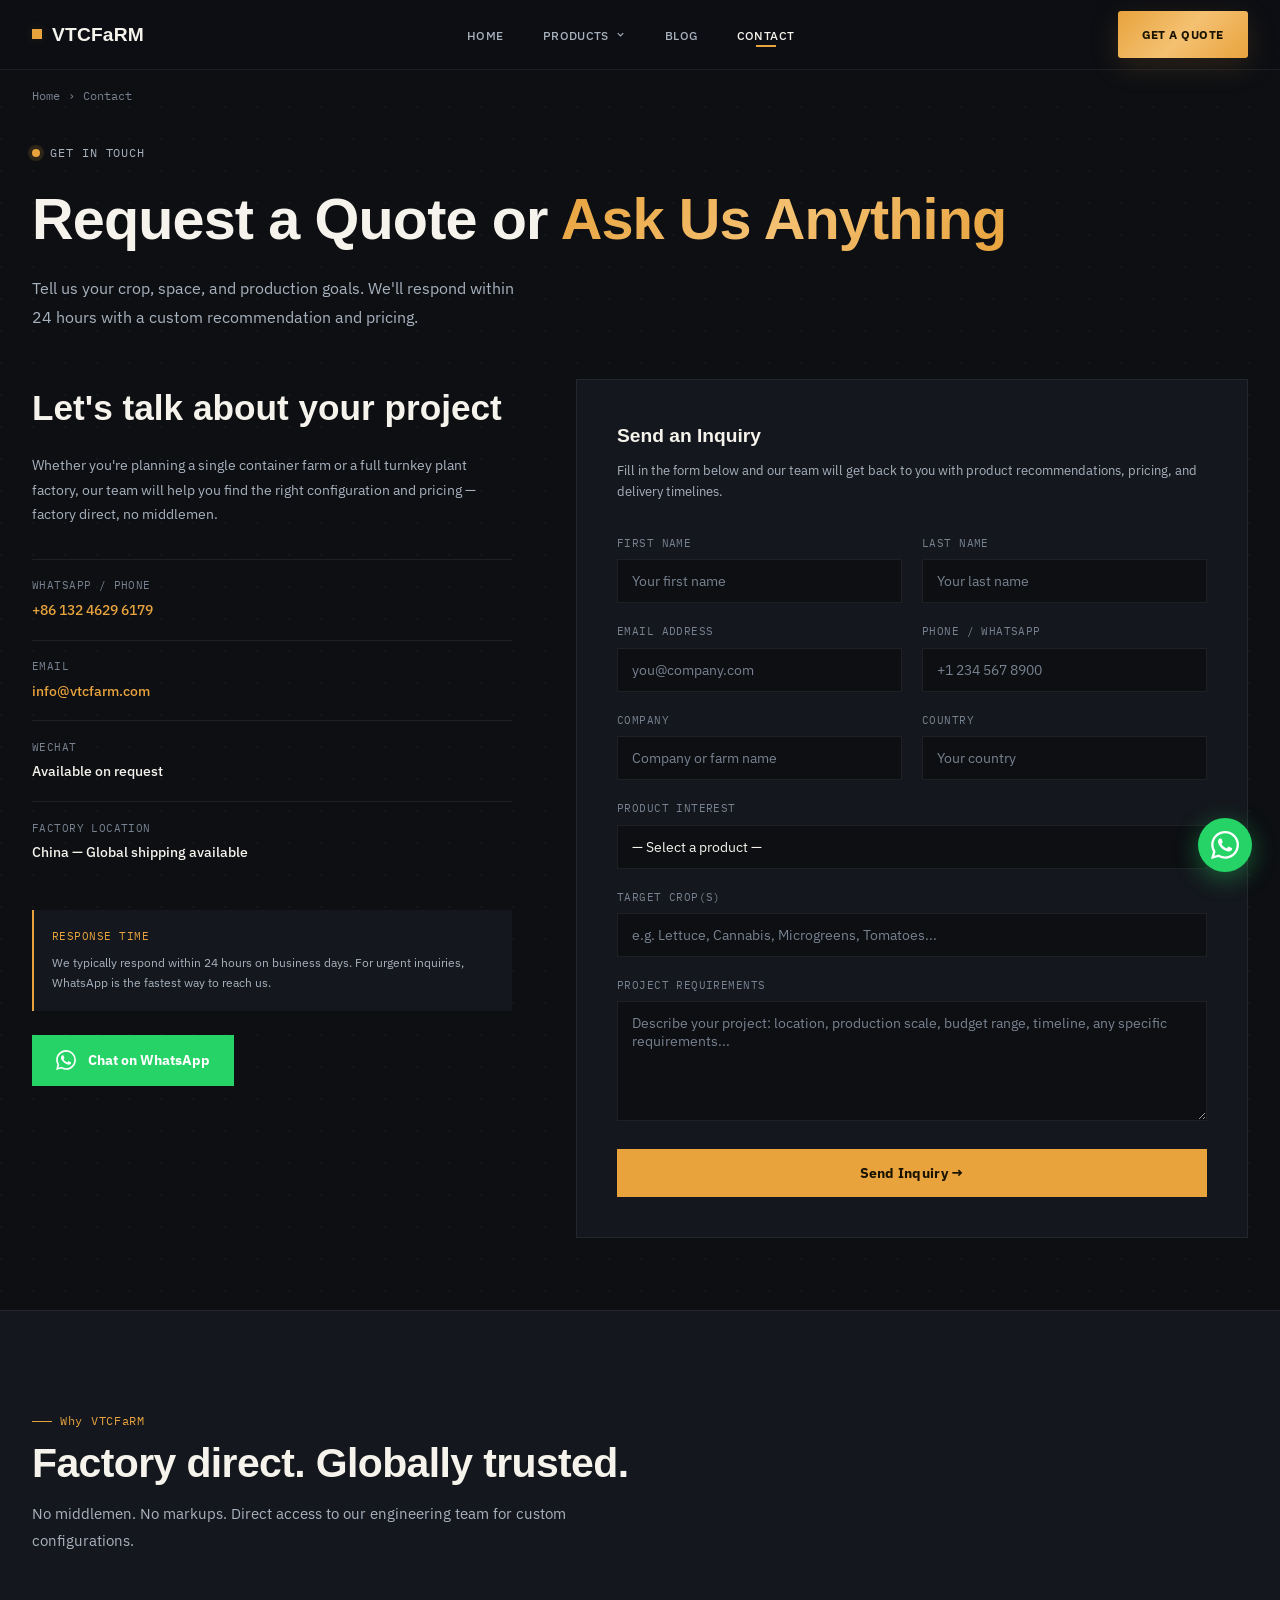
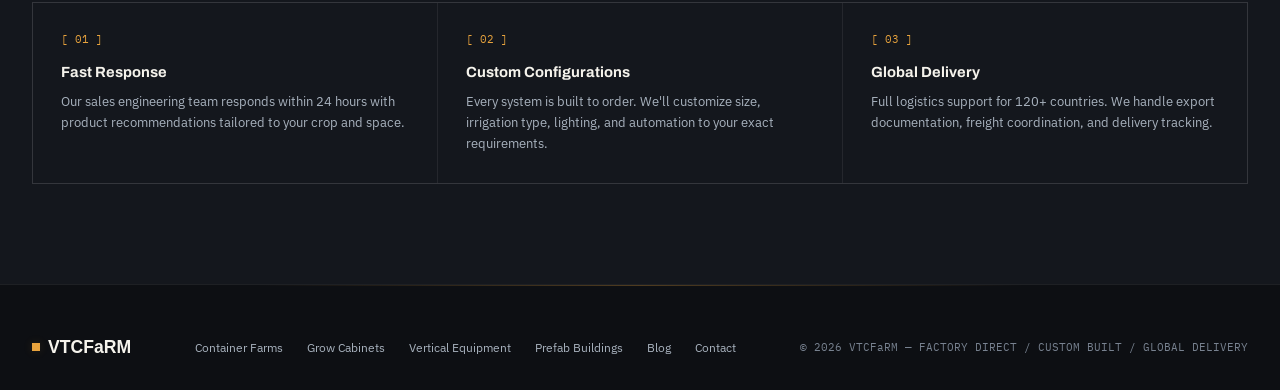
<file: contact.html>
<!DOCTYPE html>
<html lang="en">
<head>
<meta charset="UTF-8"/>
<meta name="viewport" content="width=device-width, initial-scale=1.0, viewport-fit=cover"/>
<meta name="theme-color" content="#15171B"/>
<title>Contact VTCFaRM | Get a Quote for Hydroponic Systems</title>
<meta name="description" content="Contact VTCFaRM for container farms, grow cabinets and hydroponic equipment. Factory direct pricing. Global delivery. 24hr response."/>
<meta name="robots" content="index, follow"/>
<link rel="canonical" href="https://www.vtcfarm.com/contact.html"/>
<meta property="og:type" content="website"/>
<meta property="og:url" content="https://www.vtcfarm.com/contact.html"/>
<meta property="og:title" content="Contact VTCFaRM | Get a Quote for Hydroponic Systems"/>
<meta property="og:description" content="Contact VTCFaRM for container farms, grow cabinets, and hydroponic equipment. Factory direct pricing. Global delivery."/>
<meta property="og:image" content="https://www.vtcfarm.com/images/real-plants-full-corridor.webp"/>
<meta name="twitter:card" content="summary_large_image"/>
<link rel="preconnect" href="https://fonts.googleapis.com"/>
<link rel="preconnect" href="https://fonts.gstatic.com" crossorigin/>
<link href="https://fonts.googleapis.com/css2?family=Archivo:wght@500;600;700;800&family=Archivo+Expanded:wght@600;700&family=IBM+Plex+Sans:wght@400;500;600&family=IBM+Plex+Mono:wght@400;500&display=swap" rel="stylesheet"/>
<link rel="icon" type="image/svg+xml" href="data:image/svg+xml,%3Csvg xmlns='http://www.w3.org/2000/svg' viewBox='0 0 100 100'%3E%3Ctext y='.9em' font-size='90'%3E🌿%3C/text%3E%3C/svg%3E"/>
<link rel="apple-touch-icon" href="apple-touch-icon.png"/>
<meta name="apple-mobile-web-app-capable" content="yes"/>
<meta name="apple-mobile-web-app-status-bar-style" content="black-translucent"/>
<meta name="apple-mobile-web-app-title" content="VTCFaRM"/>
<link rel="stylesheet" href="shared.css"/>
<script type="application/ld+json">
{"@context":"https://schema.org","@type":"ContactPage","name":"Contact VTCFaRM","url":"https://www.vtcfarm.com/contact.html","description":"Contact page for VTCFaRM — CEA equipment manufacturer. Request a quote for container farms, hydroponic grow cabinets, vertical racks, and prefab farm buildings."}
</script>
<script type="application/ld+json">
{"@context":"https://schema.org","@type":"BreadcrumbList","itemListElement":[{"@type":"ListItem","position":1,"name":"Home","item":"https://www.vtcfarm.com/"},{"@type":"ListItem","position":2,"name":"Contact","item":"https://www.vtcfarm.com/contact.html"}]}
</script>
<style>
.contact-hero{padding:2rem 2rem 72px;background:var(--bg);position:relative;overflow:hidden}
.ch-grid{position:absolute;inset:0;background-image:radial-gradient(circle at 1px 1px,var(--hairline) 1px,transparent 0);background-size:32px 32px;opacity:.5;pointer-events:none}
.ch-inner{max-width:var(--max);margin:0 auto;position:relative;z-index:1}
.contact-layout{display:grid;grid-template-columns:1fr 1.4fr;gap:4rem;align-items:start;margin-top:3rem}
.contact-info h2{font-family:var(--FDX);font-size:clamp(1.6rem,2.8vw,2.2rem);font-weight:700;margin-bottom:1rem}
.contact-info p{color:var(--muted);font-size:.9rem;line-height:1.7;margin-bottom:2rem}
.c-detail{padding:1.1rem 0;border-top:1px solid var(--hairline)}
.c-label{font-family:var(--FM);font-size:.66rem;color:var(--dim);text-transform:uppercase;letter-spacing:0.04em;margin-bottom:4px}
.c-val{font-size:.88rem;color:var(--white);font-weight:500}
.c-val a{color:var(--amber)}
.c-hours{margin-top:1.75rem;padding:1.1rem;background:var(--bg2);border-left:2px solid var(--amber)}
.c-hours-tag{font-family:var(--FM);font-size:.66rem;color:var(--amber);text-transform:uppercase;letter-spacing:0.05em;margin-bottom:.5rem}
.c-hours-desc{font-size:.78rem;color:var(--muted);line-height:1.6}
.wa-cta{display:inline-flex;align-items:center;gap:12px;background:#25D366;color:#fff;padding:14px 24px;font-weight:700;font-size:.88rem;font-family:var(--FB);margin-top:1.5rem;transition:opacity .2s}
.wa-cta:hover{opacity:.88}
.wa-cta svg{width:20px;height:20px;fill:white;flex-shrink:0}
.form-card{background:var(--bg2);border:1px solid var(--hairline);padding:2.5rem}
.form-card h3{font-family:var(--FDX);font-size:1.2rem;font-weight:700;margin-bottom:.5rem}
.form-card p{font-size:.84rem;color:var(--muted);margin-bottom:2rem;line-height:1.6}
.fg{display:flex;flex-direction:column;gap:7px;margin-bottom:1.25rem}
.form-row{display:grid;grid-template-columns:1fr 1fr;gap:1.25rem;margin-bottom:1.25rem}
.form-row .fg{margin-bottom:0}
label{font-family:var(--FM);font-size:.66rem;color:var(--dim);text-transform:uppercase;letter-spacing:0.04em}
input,select,textarea{background:var(--bg);border:1px solid var(--hairline);border-radius:0;padding:12px 14px;color:var(--white);font-family:var(--FB);font-size:.88rem;outline:none;width:100%;transition:border-color .2s;-webkit-appearance:none}
input:focus,select:focus,textarea:focus{border-color:var(--amber)}
input::placeholder,textarea::placeholder{color:var(--dim)}
select option{background:var(--bg)}
textarea{resize:vertical;min-height:120px}
.form-submit{background:var(--amber);color:#1A1300;border:1px solid var(--amber);padding:14px;font-weight:700;font-size:.85rem;letter-spacing:0.02em;font-family:var(--FB);cursor:pointer;transition:all .25s;width:100%;margin-top:.5rem}
.form-submit:hover{background:var(--amber-lt);border-color:var(--amber-lt)}
.why-cards{display:grid;grid-template-columns:repeat(3,1fr);gap:1px;background:var(--hairline);border:1px solid var(--hairline);margin-top:3rem}
.why-c{background:var(--bg2);padding:1.75rem}
.why-c-tag{font-family:var(--FM);font-size:.66rem;color:var(--amber);margin-bottom:.75rem}
.why-c-title{font-family:var(--FD);font-weight:700;font-size:.92rem;color:var(--white);margin-bottom:.5rem}
.why-c-desc{font-size:.81rem;color:var(--muted);line-height:1.6}
footer{background:var(--bg);border-top:1px solid var(--hairline);padding:48px 2rem 28px}
.f-bot{max-width:var(--max);margin:0 auto;display:flex;justify-content:space-between;align-items:center;flex-wrap:wrap;gap:1rem}
.f-logo{font-family:var(--FDX);font-weight:700;font-size:1.1rem;display:flex;align-items:center;gap:8px}
.f-logo .mark{width:8px;height:8px;background:var(--amber)}
.f-copy{font-family:var(--FM);font-size:.7rem;color:var(--dim)}
.f-links-row{display:flex;gap:1.5rem;flex-wrap:wrap}
.f-links-row a{font-size:.78rem;color:var(--muted);transition:color .2s}
.f-links-row a:hover{color:var(--amber)}
@media(max-width:900px){.contact-layout{grid-template-columns:1fr}.why-cards{grid-template-columns:1fr 1fr}}
@media(max-width:768px){.nav-links,.nav-cta{display:none}.ham{display:flex}.form-row{grid-template-columns:1fr}.why-cards{grid-template-columns:1fr}.contact-hero{padding:1.5rem 1.25rem 48px}.sec{padding:56px 1.25rem}input,select,textarea{font-size:16px}
#nav.open .nav-links{display:flex;flex-direction:column;gap:0;position:absolute;top:64px;left:0;right:0;background:var(--bg2);padding:.5rem;border-bottom:1px solid var(--hairline)}
#nav.open .nav-links a{padding:12px 16px}
#nav.open .nav-drop{width:100%}
#nav.open .nav-drop-btn{width:100%;justify-content:space-between;padding:12px 16px}
#nav.open .nav-drop-menu{position:static;transform:none;width:100%;display:none;box-shadow:none;border:none;margin-top:4px}
#nav.open .nav-drop.open .nav-drop-menu{display:block}
#nav.open .nav-cta{display:block;margin:.5rem 1rem 1rem;text-align:center}}
</style>
</head>
<body>

<nav id="nav">
  <a class="nav-logo" href="index.html"><span class="mark"></span>VTCFaRM</a>
  <ul class="nav-links">
    <li><a href="index.html">Home</a></li>
    <li class="nav-drop" id="prodDrop">
      <button class="nav-drop-btn" onclick="toggleDrop(event,'prodDrop')">
        Products
        <svg width="11" height="11" fill="none" stroke="currentColor" stroke-width="2.5" viewBox="0 0 24 24"><path d="M6 9l6 6 6-6"/></svg>
      </button>
      <div class="nav-drop-menu">
        <a href="container-farm.html" class="nav-drop-item"><span class="nav-drop-icon">CF</span>Container Plant Factories</a>
        <a href="grow-cabinet.html" class="nav-drop-item"><span class="nav-drop-icon">GC</span>Hydroponic Grow Cabinets</a>
        <a href="vertical-rack.html" class="nav-drop-item"><span class="nav-drop-icon">VR</span>Vertical Farming Equipment</a>
        <a href="prefab-houses.html" class="nav-drop-item"><span class="nav-drop-icon">PF</span>Prefab Farm Buildings</a>
      </div>
    </li>
    <li><a href="blog.html">Blog</a></li>
    <li><a href="contact.html" class="act">Contact</a></li>
  </ul>
  <div class="nav-right">
    <a href="contact.html" class="nav-cta">Get a Quote</a>
    <button class="ham" id="ham" aria-label="Menu"><span></span><span></span><span></span></button>
  </div>
</nav>

<nav aria-label="breadcrumb" class="bc">
  <a href="index.html">Home</a>
  <span>›</span>
  <span>Contact</span>
</nav>

<section class="contact-hero">
  <div class="ch-grid"></div>
  <div class="ch-inner">
    <div class="ph-pill"><span class="dot"></span><span>Get in Touch</span></div>
    <h1 class="ph-h1">Request a Quote or <em>Ask Us Anything</em></h1>
    <p class="ph-desc">Tell us your crop, space, and production goals. We'll respond within 24 hours with a custom recommendation and pricing.</p>

    <div class="contact-layout">
      <div class="contact-info">
        <h2>Let's talk about your project</h2>
        <p>Whether you're planning a single container farm or a full turnkey plant factory, our team will help you find the right configuration and pricing — factory direct, no middlemen.</p>

        <div class="c-detail">
          <div class="c-label">WhatsApp / Phone</div>
          <div class="c-val"><a href="https://wa.me/8613246296179" target="_blank" rel="noopener">+86 132 4629 6179</a></div>
        </div>
        <div class="c-detail">
          <div class="c-label">Email</div>
          <div class="c-val"><a href="mailto:info@vtcfarm.com">info@vtcfarm.com</a></div>
        </div>
        <div class="c-detail">
          <div class="c-label">WeChat</div>
          <div class="c-val">Available on request</div>
        </div>
        <div class="c-detail">
          <div class="c-label">Factory Location</div>
          <div class="c-val">China — Global shipping available</div>
        </div>

        <div class="c-hours">
          <div class="c-hours-tag">Response Time</div>
          <div class="c-hours-desc">We typically respond within 24 hours on business days. For urgent inquiries, WhatsApp is the fastest way to reach us.</div>
        </div>

        <a href="https://wa.me/8613246296179" class="wa-cta" target="_blank" rel="noopener">
          <svg viewBox="0 0 24 24" xmlns="http://www.w3.org/2000/svg"><path d="M17.472 14.382c-.297-.149-1.758-.867-2.03-.967-.273-.099-.471-.148-.67.15-.197.297-.767.966-.94 1.164-.173.199-.347.223-.644.075-.297-.15-1.255-.463-2.39-1.475-.883-.788-1.48-1.761-1.653-2.059-.173-.297-.018-.458.13-.606.134-.133.298-.347.446-.52.149-.174.198-.298.298-.497.099-.198.05-.371-.025-.52-.075-.149-.669-1.612-.916-2.207-.242-.579-.487-.5-.669-.51-.173-.008-.371-.01-.57-.01-.198 0-.52.074-.792.372-.272.297-1.04 1.016-1.04 2.479 0 1.462 1.065 2.875 1.213 3.074.149.198 2.096 3.2 5.077 4.487.709.306 1.262.489 1.694.625.712.227 1.36.195 1.871.118.571-.085 1.758-.719 2.006-1.413.248-.694.248-1.289.173-1.413-.074-.124-.272-.198-.57-.347m-5.421 7.403h-.004a9.87 9.87 0 01-5.031-1.378l-.361-.214-3.741.982.998-3.648-.235-.374a9.86 9.86 0 01-1.51-5.26c.001-5.45 4.436-9.884 9.888-9.884 2.64 0 5.122 1.03 6.988 2.898a9.825 9.825 0 012.893 6.994c-.003 5.45-4.437 9.884-9.885 9.884m8.413-18.297A11.815 11.815 0 0012.05 0C5.495 0 .16 5.335.157 11.892c0 2.096.547 4.142 1.588 5.945L.057 24l6.305-1.654a11.882 11.882 0 005.683 1.448h.005c6.554 0 11.89-5.335 11.893-11.893a11.821 11.821 0 00-3.48-8.413z"/></svg>
          Chat on WhatsApp
        </a>
      </div>

      <div class="form-card rev">
        <h3>Send an Inquiry</h3>
        <p>Fill in the form below and our team will get back to you with product recommendations, pricing, and delivery timelines.</p>
        <form name="vtcfarm-inquiry" method="POST" data-netlify="true" netlify-honeypot="bot-field" onsubmit="submitForm(event)">
          <input type="hidden" name="form-name" value="vtcfarm-inquiry"/>
      <div style="position:absolute;left:-9999px;top:-9999px;opacity:0" aria-hidden="true">
              <label for="bot-field">Don't fill this out if you're human</label>
              <input type="text" id="bot-field" name="bot-field" tabindex="-1" autocomplete="off"/>
            </div>
          <div class="form-row">
            <div class="fg"><label for="fn">First Name</label><input type="text" id="fn" placeholder="Your first name" required/></div>
            <div class="fg"><label for="ln">Last Name</label><input type="text" id="ln" placeholder="Your last name"/></div>
          </div>
          <div class="form-row">
            <div class="fg"><label for="em">Email Address</label><input type="email" id="em" placeholder="you@company.com" required/></div>
            <div class="fg"><label for="ph">Phone / WhatsApp</label><input type="tel" id="ph" placeholder="+1 234 567 8900"/></div>
          </div>
          <div class="form-row">
            <div class="fg"><label for="co">Company</label><input type="text" id="co" placeholder="Company or farm name"/></div>
            <div class="fg"><label for="cn">Country</label><input type="text" id="cn" placeholder="Your country"/></div>
          </div>
          <div class="fg">
            <label for="pr">Product Interest</label>
            <select id="pr">
              <option value="">— Select a product —</option>
              <option>Container Plant Factory (Cannabis / Tall Plants)</option>
              <option>Container Plant Factory (Leafy Greens / Herbs)</option>
              <option>Hydroponic Grow Cabinets</option>
              <option>Vertical Grow Racks</option>
              <option>LED Grow Lights</option>
              <option>Irrigation Control Systems</option>
              <option>Prefab Farm Buildings</option>
              <option>Complete Turnkey Farm Solution</option>
              <option>Other / Not Sure Yet</option>
            </select>
          </div>
          <div class="fg"><label for="cr">Target Crop(s)</label><input type="text" id="cr" placeholder="e.g. Lettuce, Cannabis, Microgreens, Tomatoes..."/></div>
          <div class="fg"><label for="ms">Project Requirements</label><textarea id="ms" placeholder="Describe your project: location, production scale, budget range, timeline, any specific requirements..."></textarea></div>
          <button type="submit" class="form-submit">Send Inquiry →</button>
        </form>
      </div>
    </div>
  </div>
</section>

<section class="sec" style="background:var(--bg2);border-top:1px solid var(--hairline)">
  <div class="sec-inner">
    <div class="sec-num">Why VTCFaRM</div>
    <h2 class="sec-h2">Factory direct. Globally trusted.</h2>
    <div class="sec-sub">No middlemen. No markups. Direct access to our engineering team for custom configurations.</div>
    <div class="why-cards">
      <div class="why-c">
        <div class="why-c-tag">[ 01 ]</div>
        <div class="why-c-title">Fast Response</div>
        <div class="why-c-desc">Our sales engineering team responds within 24 hours with product recommendations tailored to your crop and space.</div>
      </div>
      <div class="why-c">
        <div class="why-c-tag">[ 02 ]</div>
        <div class="why-c-title">Custom Configurations</div>
        <div class="why-c-desc">Every system is built to order. We'll customize size, irrigation type, lighting, and automation to your exact requirements.</div>
      </div>
      <div class="why-c">
        <div class="why-c-tag">[ 03 ]</div>
        <div class="why-c-title">Global Delivery</div>
        <div class="why-c-desc">Full logistics support for 120+ countries. We handle export documentation, freight coordination, and delivery tracking.</div>
      </div>
    </div>
  </div>
</section>

<footer>
  <div class="f-bot">
    <div class="f-logo"><span class="mark"></span>VTCFaRM</div>
    <div class="f-links-row">
      <a href="container-farm.html">Container Farms</a>
      <a href="grow-cabinet.html">Grow Cabinets</a>
      <a href="vertical-rack.html">Vertical Equipment</a>
      <a href="prefab-houses.html">Prefab Buildings</a>
      <a href="blog.html">Blog</a>
      <a href="contact.html">Contact</a>
    </div>
    <div class="f-copy">© 2026 VTCFaRM — FACTORY DIRECT / CUSTOM BUILT / GLOBAL DELIVERY</div>
  </div>
</footer>

<a href="https://wa.me/8613246296179" class="wa-btn" target="_blank" rel="noopener" aria-label="Chat on WhatsApp">
  <svg viewBox="0 0 24 24" xmlns="http://www.w3.org/2000/svg"><path d="M17.472 14.382c-.297-.149-1.758-.867-2.03-.967-.273-.099-.471-.148-.67.15-.197.297-.767.966-.94 1.164-.173.199-.347.223-.644.075-.297-.15-1.255-.463-2.39-1.475-.883-.788-1.48-1.761-1.653-2.059-.173-.297-.018-.458.13-.606.134-.133.298-.347.446-.52.149-.174.198-.298.298-.497.099-.198.05-.371-.025-.52-.075-.149-.669-1.612-.916-2.207-.242-.579-.487-.5-.669-.51-.173-.008-.371-.01-.57-.01-.198 0-.52.074-.792.372-.272.297-1.04 1.016-1.04 2.479 0 1.462 1.065 2.875 1.213 3.074.149.198 2.096 3.2 5.077 4.487.709.306 1.262.489 1.694.625.712.227 1.36.195 1.871.118.571-.085 1.758-.719 2.006-1.413.248-.694.248-1.289.173-1.413-.074-.124-.272-.198-.57-.347m-5.421 7.403h-.004a9.87 9.87 0 01-5.031-1.378l-.361-.214-3.741.982.998-3.648-.235-.374a9.86 9.86 0 01-1.51-5.26c.001-5.45 4.436-9.884 9.888-9.884 2.64 0 5.122 1.03 6.988 2.898a9.825 9.825 0 012.893 6.994c-.003 5.45-4.437 9.884-9.885 9.884m8.413-18.297A11.815 11.815 0 0012.05 0C5.495 0 .16 5.335.157 11.892c0 2.096.547 4.142 1.588 5.945L.057 24l6.305-1.654a11.882 11.882 0 005.683 1.448h.005c6.554 0 11.89-5.335 11.893-11.893a11.821 11.821 0 00-3.48-8.413z"/></svg>
</a>

<script>
const nav=document.getElementById('nav');
const ham=document.getElementById('ham');
ham.addEventListener('click',()=>nav.classList.toggle('open'));
function toggleDrop(e,id){e.stopPropagation();const el=document.getElementById(id);document.querySelectorAll('.nav-drop').forEach(d=>{if(d!==el)d.classList.remove('open')});el.classList.toggle('open')}
document.addEventListener('click',()=>document.querySelectorAll('.nav-drop').forEach(d=>d.classList.remove('open')));
const io=new IntersectionObserver(entries=>{entries.forEach(e=>{if(e.isIntersecting)e.target.classList.add('in')})},{threshold:.1});
document.querySelectorAll('.rev').forEach(el=>io.observe(el));
async function submitForm(e){
  e.preventDefault();
  const form=e.target;
  const btn=form.querySelector('.form-submit');
  const botField=form.querySelector('[name="bot-field"]');
  if(botField && botField.value){return;} // honeypot triggered
  btn.textContent='Sending…';btn.disabled=true;
  try{
    const data=new FormData(form);
    const res=await fetch('/',{method:'POST',headers:{'Content-Type':'application/x-www-form-urlencoded'},
      body:new URLSearchParams(data).toString()});
    if(res.ok){
      btn.textContent='✓ Inquiry Sent — We\'ll be in touch within 24 hours';
      btn.style.background='var(--amber-lt)';
      form.querySelectorAll('input,select,textarea').forEach(el=>el.disabled=true);
    } else {
      btn.textContent='Send failed — please email us directly';
      btn.disabled=false;btn.style.background='var(--steel)';
    }
  }catch(err){
    btn.textContent='Error — please try WhatsApp or email';
    btn.disabled=false;
  }
}
</script>
</body>
</html>
</file>
<file: shared.css>
/* ============================================================
   VTCFaRM — Premium Shared Design System v2.0
   Industrial precision × Modern luxury × SEO-optimized
   ============================================================ */

:root{
  /* Core palette */
  --bg:#0D0F13;
  --bg2:#14171D;
  --bg3:#1C2028;
  --bg4:#252A34;
  --bg5:#2F3540;
  --steel:#3A4049;
  --hairline:rgba(255,255,255,0.07);
  --hairline2:rgba(255,255,255,0.04);
  --hairline3:rgba(255,255,255,0.12);

  /* Brand accents */
  --amber:#E8A33D;
  --amber-lt:#F4C172;
  --amber-dk:#B97E22;
  --amber-glow:rgba(232,163,61,0.15);
  --amber-line:rgba(232,163,61,0.30);
  --blue:#4C8DF2;
  --blue-lt:#7FACF7;
  --blue-glow:rgba(76,141,242,0.10);
  --green:#3DD97E;
  --green-glow:rgba(61,217,126,0.10);

  /* Text */
  --white:#F5F3EC;
  --paper:#EDEAE2;
  --muted:#A8B2BE;
  --dim:#788290;
  --dim-hover:#9BA5B3;

  /* Premium gradients */
  --grad-amber:linear-gradient(135deg,#E8A33D 0%,#F4C172 50%,#E8A33D 100%);
  --grad-dark:linear-gradient(180deg,#14171D 0%,#0D0F13 100%);
  --grad-card:linear-gradient(145deg,rgba(255,255,255,0.03) 0%,rgba(255,255,255,0) 100%);
  --grad-glow:radial-gradient(circle at 50% 0%,rgba(232,163,61,0.08) 0%,transparent 60%);
  --grad-hero:linear-gradient(180deg,transparent 0%,rgba(13,15,19,0.8) 80%,#0D0F13 100%);

  /* Shadows */
  --shadow-sm:0 2px 8px rgba(0,0,0,0.3);
  --shadow-md:0 8px 30px rgba(0,0,0,0.4);
  --shadow-lg:0 20px 60px rgba(0,0,0,0.5);
  --shadow-amber:0 8px 30px rgba(232,163,61,0.15);
  --shadow-card:0 1px 0 rgba(255,255,255,0.05) inset,0 0 0 1px rgba(255,255,255,0.05),0 10px 40px rgba(0,0,0,0.3);

  /* Typography */
  --FD:'Archivo',sans-serif;
  --FDX:'Archivo Expanded',sans-serif;
  --FB:'IBM Plex Sans',sans-serif;
  --FM:'IBM Plex Mono',monospace;

  /* Layout */
  --r:3px;
  --r-lg:6px;
  --max:1320px;
  --nav-h:70px;
  --ease:cubic-bezier(0.16,1,0.3,1);
  --ease-out:cubic-bezier(0.25,0.46,0.45,0.94);
  --ease-spring:cubic-bezier(0.34,1.56,0.64,1);
}

/* ===== Reset ===== */
*,*::before,*::after{box-sizing:border-box;margin:0;padding:0}
html{scroll-behavior:smooth;-webkit-text-size-adjust:100%;scroll-padding-top:calc(var(--nav-h) + 20px);overflow-x:hidden}
body{
  background:var(--bg);
  color:var(--white);
  font-family:var(--FB);
  line-height:1.65;
  overflow-x:hidden;
  font-size:16px;
  -webkit-font-smoothing:antialiased;
  -moz-osx-font-smoothing:grayscale;
  text-rendering:optimizeLegibility;
  word-break:break-word;
  overflow-wrap:break-word;
  hyphens:auto;
}
img{display:block;max-width:100%;height:auto}
img[data-image],.hero-mosaic img,.hero-gallery img,.prod-gallery-main img,.eq-main img,.size-gallery-main img,.rel-img img,.config-img img,.gal-img img{object-position:center 35%}
/* Photos with plants/foliage — bias toward upper section where plants are */
img[data-image*="plants"],img[data-image*="lettuce"],img[data-image*="corridor"],img[data-image*="tier"],img[data-image*="cabinet-front"],img[data-image*="cabinet-double"]{object-position:center 30%}
/* Rack/system shots — center on equipment */
img[data-image*="rack-"],img[data-image*="led-"],img[data-image*="container-exterior"]{object-position:center 45%}
/* Seedling/growing closeups — center */
img[data-image*="seedling"],img[data-image*="closeup"],img[data-image*="irrigation"]{object-position:center 40%}
/* Tall/portrait images (cabinet shots) — show more of the unit */
img[data-image*="cabinet-side"],img[data-image*="cabinet-single"]{object-position:center 25%}
a{color:inherit;text-decoration:none}
button{font-family:inherit;cursor:pointer}
ul,ol{list-style:none}
table{border-collapse:collapse;width:100%}
.table-wrap{overflow-x:auto;-webkit-overflow-scrolling:touch;margin:0 -2px;padding:0 2px}
:focus-visible{outline:2px solid var(--amber);outline-offset:3px;border-radius:var(--r)}
::selection{background:var(--amber);color:#1A1300}
@media (prefers-reduced-motion:reduce){
  *,*::before,*::after{animation-duration:0.01ms !important;transition-duration:0.01ms !important;scroll-behavior:auto !important}
}

/* ===== Scroll Progress Bar ===== */
.scroll-progress{position:fixed;top:0;left:0;right:0;height:3px;z-index:400;background:transparent;pointer-events:none}
.scroll-progress-bar{height:100%;background:var(--grad-amber);width:0%;transition:width .1s linear;box-shadow:0 0 10px var(--amber-glow)}

/* ===== Back to Top ===== */
.btt{position:fixed;bottom:28px;left:28px;z-index:300;width:46px;height:46px;border-radius:50%;background:var(--bg3);border:1px solid var(--hairline3);display:flex;align-items:center;justify-content:center;color:var(--white);opacity:0;transform:translateY(20px);pointer-events:none;transition:all .35s var(--ease);box-shadow:var(--shadow-md)}
.btt.show{opacity:1;transform:none;pointer-events:auto}
.btt:hover{background:var(--amber);color:#1A1300;border-color:var(--amber);transform:translateY(-3px)}
.btt svg{width:18px;height:18px}

/* ===== Navigation ===== */
#nav{
  position:fixed;top:0;left:0;right:0;z-index:200;
  height:var(--nav-h);padding:0 2rem;padding-top:env(safe-area-inset-top);
  display:flex;align-items:center;justify-content:space-between;gap:1rem;
  background:rgba(13,15,19,0.85);
  -webkit-backdrop-filter:blur(20px) saturate(180%);
  backdrop-filter:blur(20px) saturate(180%);
  border-bottom:1px solid var(--hairline);
  transition:height .3s var(--ease),background .3s var(--ease),box-shadow .3s var(--ease);
}
#nav.scrolled{height:60px;background:rgba(13,15,19,0.95);box-shadow:0 1px 20px rgba(0,0,0,0.4)}
.nav-logo{font-family:var(--FDX);font-weight:700;font-size:1.2rem;letter-spacing:0.01em;display:flex;align-items:center;gap:10px;transition:opacity .2s}
.nav-logo .mark{
  width:10px;height:10px;background:var(--amber);
  box-shadow:0 0 12px var(--amber-glow);
  transition:transform .3s var(--ease-spring)
}
.nav-logo:hover .mark{transform:rotate(45deg) scale(1.1)}
.nav-links{display:flex;align-items:center;gap:.2rem;list-style:none;flex:1;justify-content:center}
.nav-links a{
  padding:8px 18px;font-size:.78rem;font-weight:500;letter-spacing:0.03em;
  text-transform:uppercase;color:var(--muted);
  transition:color .25s;font-family:var(--FB);position:relative
}
.nav-links a::after{
  content:'';position:absolute;bottom:4px;left:50%;width:0;height:2px;
  background:var(--amber);transition:width .25s var(--ease);transform:translateX(-50%)
}
.nav-links a:hover,.nav-links a.act{color:var(--white)}
.nav-links a:hover::after,.nav-links a.act::after{width:20px}
.nav-right{display:flex;align-items:center;gap:.75rem}

/* Dropdown */
.nav-drop{position:relative}
.nav-drop-btn{
  display:flex;align-items:center;gap:6px;padding:8px 18px;
  font-size:.78rem;font-weight:500;letter-spacing:0.03em;text-transform:uppercase;
  color:var(--muted);background:none;border:none;font-family:var(--FB);
  transition:color .25s;position:relative
}
.nav-drop-btn::after{
  content:'';position:absolute;bottom:4px;left:50%;width:0;height:2px;
  background:var(--amber);transition:width .25s var(--ease);transform:translateX(-50%)
}
.nav-drop-btn:hover,.nav-drop.open .nav-drop-btn{color:var(--white)}
.nav-drop-btn:hover::after,.nav-drop.open .nav-drop-btn::after{width:20px}
.nav-drop-btn svg{transition:transform .25s var(--ease)}
.nav-drop.open .nav-drop-btn svg{transform:rotate(180deg)}
.nav-drop-menu{
  display:none;position:absolute;top:calc(100% + 8px);left:50%;transform:translateX(-50%) translateY(-6px);
  background:rgba(20,23,29,0.98);
  -webkit-backdrop-filter:blur(20px);backdrop-filter:blur(20px);
  border:1px solid var(--hairline3);min-width:260px;overflow:hidden;
  box-shadow:var(--shadow-lg);border-radius:var(--r-lg);
  opacity:0;transition:opacity .25s,transform .25s var(--ease)
}
.nav-drop.open .nav-drop-menu{display:block;opacity:1;transform:translateX(-50%) translateY(0)}
.nav-drop-item{
  display:flex;align-items:center;gap:12px;padding:14px 18px;
  font-size:.83rem;color:var(--muted);
  border-bottom:1px solid var(--hairline2);
  transition:background .15s,color .15s,padding-left .2s var(--ease);
  min-height:48px;position:relative
}
.nav-drop-item:last-child{border-bottom:none}
.nav-drop-item:hover{background:var(--bg3);color:var(--amber);padding-left:22px}
.nav-drop-item::before{content:'';position:absolute;left:0;top:0;bottom:0;width:2px;background:var(--amber);transform:scaleY(0);transition:transform .2s}
.nav-drop-item:hover::before{transform:scaleY(1)}
.nav-drop-icon{font-family:var(--FM);font-size:.7rem;color:var(--amber);width:24px;flex-shrink:0}
.nav-drop-divider{height:1px;background:var(--hairline)}

.nav-cta{
  background:var(--grad-amber);color:#1A1300;
  padding:13px 24px;font-weight:700;font-size:.78rem;letter-spacing:0.04em;
  text-transform:uppercase;font-family:var(--FB);white-space:nowrap;
  transition:all .3s var(--ease);border:none;border-radius:var(--r);
  box-shadow:var(--shadow-amber);position:relative;overflow:hidden;
  min-height:44px;display:inline-flex;align-items:center
}
.nav-cta::before{content:'';position:absolute;inset:0;background:linear-gradient(135deg,rgba(255,255,255,0.3),transparent 50%);opacity:0;transition:opacity .3s}
.nav-cta:hover{transform:translateY(-2px);box-shadow:0 12px 36px rgba(232,163,61,0.25)}
.nav-cta:hover::before{opacity:1}
.nav-cta:active{transform:translateY(0)}

.ham{display:none;flex-direction:column;gap:5px;background:none;border:none;padding:13px 11px;min-width:44px;min-height:44px;align-items:center;justify-content:center}
.ham span{display:block;width:22px;height:2px;background:var(--white);transition:transform .3s,opacity .3s}
.ham.open span:nth-child(1){transform:rotate(45deg) translate(5px,5px)}
.ham.open span:nth-child(2){opacity:0}
.ham.open span:nth-child(3){transform:rotate(-45deg) translate(5px,-5px)}

/* ===== Breadcrumb ===== */
.bc{padding:calc(var(--nav-h) + 16px) 2rem 0;max-width:var(--max);margin:0 auto;display:flex;gap:8px;flex-wrap:wrap;font-family:var(--FM);font-size:.74rem;color:var(--dim)}
.bc a{color:var(--dim);transition:color .2s}
.bc a:hover{color:var(--amber)}
.bc span.sep{color:var(--steel)}

/* ===== Page Hero ===== */
.page-hero{padding:2rem 2rem 80px;background:var(--bg);position:relative;overflow:hidden}
.page-hero::before{content:'';position:absolute;top:0;left:50%;transform:translateX(-50%);width:100%;max-width:1400px;height:400px;background:var(--grad-glow);pointer-events:none}
.ph-grid{position:absolute;inset:0;background-image:radial-gradient(circle at 1px 1px,var(--hairline) 1px,transparent 0);background-size:40px 40px;opacity:.4;pointer-events:none}
.ph-inner{max-width:var(--max);margin:0 auto;position:relative;z-index:1}
.ph-tag,.ph-pill{display:inline-flex;align-items:center;gap:10px;margin-bottom:1.75rem}
.ph-tag .dot,.ph-pill .dot{width:8px;height:8px;background:var(--amber);border-radius:50%;flex-shrink:0;box-shadow:0 0 0 4px var(--amber-glow);animation:pulse-dot 2s ease-in-out infinite}
@keyframes pulse-dot{0%,100%{box-shadow:0 0 0 4px var(--amber-glow)}50%{box-shadow:0 0 0 8px rgba(232,163,61,0.05)}}
.ph-tag span,.ph-pill span{font-family:var(--FM);font-size:.73rem;letter-spacing:0.08em;text-transform:uppercase;color:var(--muted)}
.ph-h1{font-family:var(--FDX);font-size:clamp(2rem,4.5vw,3.8rem);font-weight:700;line-height:1.04;letter-spacing:-0.015em;margin-bottom:1.5rem;color:var(--white)}
.ph-h1 em,.ph-h1 .ac{font-style:normal;color:var(--amber);background:var(--grad-amber);-webkit-background-clip:text;-webkit-text-fill-color:transparent;background-clip:text}
.ph-desc{font-size:1.02rem;color:var(--muted);line-height:1.75;margin-bottom:2rem;max-width:500px}
.ph-btns{display:flex;gap:.85rem;flex-wrap:wrap}

/* ===== Bracket frame (signature photo treatment) ===== */
.bracket-frame{position:absolute;inset:0;pointer-events:none;z-index:2}
.bracket-frame::before,.bracket-frame::after,.bracket-frame .bl,.bracket-frame .br{
  content:'';position:absolute;width:32px;height:32px;z-index:2;
  transition:width .3s var(--ease),height .3s var(--ease)
}
.bracket-frame::before{top:-2px;left:-2px;border-top:2px solid var(--amber);border-left:2px solid var(--amber)}
.bracket-frame::after{top:-2px;right:-2px;border-top:2px solid var(--amber);border-right:2px solid var(--amber)}
.bracket-frame .bl{bottom:-2px;left:-2px;border-bottom:2px solid var(--amber);border-left:2px solid var(--amber)}
.bracket-frame .br{bottom:-2px;right:-2px;border-bottom:2px solid var(--amber);border-right:2px solid var(--amber)}
.hero-mosaic:hover .bracket-frame::before,.hero-mosaic:hover .bracket-frame::after,
.hero-mosaic:hover .bracket-frame .bl,.hero-mosaic:hover .bracket-frame .br,
.hero-gallery:hover .bracket-frame::before,.hero-gallery:hover .bracket-frame::after,
.hero-gallery:hover .bracket-frame .bl,.hero-gallery:hover .bracket-frame .br{width:40px;height:40px}

.hero-tagplate{
  position:absolute;bottom:-2px;left:0;right:0;
  background:rgba(13,15,19,0.95);
  -webkit-backdrop-filter:blur(12px);backdrop-filter:blur(12px);
  border-top:1px solid var(--amber-line);
  padding:14px 18px;display:flex;justify-content:space-between;align-items:center;z-index:3;
  flex-wrap:wrap;gap:6px
}
.tagplate-id{font-family:var(--FM);font-size:.68rem;color:var(--amber);letter-spacing:0.04em}
.tagplate-name{font-family:var(--FB);font-size:.82rem;color:var(--white);font-weight:500}

/* ===== Ticker strip ===== */
.ticker-wrap{background:var(--bg2);border-top:1px solid var(--hairline);border-bottom:1px solid var(--hairline);padding:14px 0;overflow:hidden;position:relative}
.ticker-wrap::before,.ticker-wrap::after{content:'';position:absolute;top:0;bottom:0;width:100px;z-index:2;pointer-events:none}
.ticker-wrap::before{left:0;background:linear-gradient(90deg,var(--bg2),transparent)}
.ticker-wrap::after{right:0;background:linear-gradient(270deg,var(--bg2),transparent)}
.ticker{display:flex;gap:3rem;animation:scroll-x 30s linear infinite;width:max-content}
@keyframes scroll-x{from{transform:translateX(0)}to{transform:translateX(-50%)}}
.ticker:hover{animation-play-state:paused}
.tick-item{display:flex;align-items:center;gap:10px;white-space:nowrap;font-family:var(--FM);font-size:.74rem;color:var(--dim);letter-spacing:0.02em}
.tick-item b{color:var(--amber);font-weight:500}
.tick-sep{color:var(--steel)}

/* ===== Buttons ===== */
.btn-a,.btn-g{
  background:var(--grad-amber);color:#1A1300;
  padding:15px 30px;font-weight:700;font-size:.85rem;letter-spacing:0.02em;
  font-family:var(--FB);display:inline-flex;align-items:center;gap:10px;
  transition:all .3s var(--ease);border:none;border-radius:var(--r);
  box-shadow:var(--shadow-amber);position:relative;overflow:hidden
}
.btn-a::before,.btn-g::before{content:'';position:absolute;inset:0;background:linear-gradient(135deg,rgba(255,255,255,0.25),transparent 50%);opacity:0;transition:opacity .3s}
.btn-a:hover,.btn-g:hover{transform:translateY(-3px);box-shadow:0 12px 36px rgba(232,163,61,0.25)}
.btn-a:hover::before,.btn-g:hover::before{opacity:1}
.btn-a:active,.btn-g:active{transform:translateY(-1px)}
.btn-o{
  background:transparent;color:var(--white);padding:15px 30px;
  border:1px solid var(--steel);font-weight:600;font-size:.85rem;
  font-family:var(--FB);display:inline-flex;align-items:center;gap:10px;
  transition:all .3s var(--ease);border-radius:var(--r);position:relative;overflow:hidden
}
.btn-o::before{content:'';position:absolute;inset:0;background:var(--bg3);transform:translateY(100%);transition:transform .3s var(--ease);z-index:-1}
.btn-o:hover{border-color:var(--amber);color:var(--amber)}
.btn-o:hover::before{transform:translateY(0)}

/* ===== Sections ===== */
.sec{padding:100px 2rem;position:relative}
.sec-inner{max-width:var(--max);margin:0 auto}
.sec-num,.sec-eye{font-family:var(--FM);font-size:.73rem;color:var(--amber);letter-spacing:0.06em;margin-bottom:.65rem;display:flex;align-items:center;gap:8px;text-transform:none}
.sec-num::before,.sec-eye::before{content:'';width:20px;height:1px;background:var(--amber)}
.sec-h2{font-family:var(--FDX);font-size:clamp(1.7rem,3.2vw,2.6rem);font-weight:700;letter-spacing:-0.015em;color:var(--white);line-height:1.1}
.sec-sub{color:var(--muted);font-size:.95rem;margin-top:.9rem;max-width:580px;line-height:1.75}

/* ===== Footer ===== */
footer{background:var(--bg);border-top:1px solid var(--hairline);padding:56px 2rem 28px;position:relative;overflow:hidden}
footer::before{content:'';position:absolute;top:0;left:50%;transform:translateX(-50%);width:60%;max-width:800px;height:1px;background:linear-gradient(90deg,transparent,var(--amber-line),transparent)}
.f-bot{max-width:var(--max);margin:0 auto;display:flex;justify-content:space-between;align-items:center;flex-wrap:wrap;gap:1rem}
.f-logo{font-family:var(--FDX);font-weight:700;font-size:1.15rem;display:flex;align-items:center;gap:10px}
.f-logo .mark{width:10px;height:10px;background:var(--amber);box-shadow:0 0 10px var(--amber-glow)}
.f-copy{font-family:var(--FM);font-size:.7rem;color:var(--dim)}

/* ===== WhatsApp Float ===== */
.wa-btn{
  position:fixed;bottom:calc(28px + env(safe-area-inset-bottom));right:calc(28px + env(safe-area-inset-right));
  z-index:300;width:54px;height:54px;border-radius:50%;background:#25D366;
  display:flex;align-items:center;justify-content:center;
  box-shadow:0 6px 24px rgba(37,211,102,.4);transition:transform .3s var(--ease-spring)
}
.wa-btn::after{content:'';position:absolute;inset:-4px;border-radius:50%;border:2px solid #25D366;opacity:0;animation:wa-ring 2s ease-out infinite}
@keyframes wa-ring{0%{opacity:.6;transform:scale(1)}100%{opacity:0;transform:scale(1.4)}}
.wa-btn:hover{transform:scale(1.1)}
.wa-btn svg{width:28px;height:28px;fill:white}

/* ===== Reveal animations ===== */
.rev{opacity:0;transform:translateY(24px);transition:opacity .8s var(--ease),transform .8s var(--ease)}
.rev.in{opacity:1;transform:none}
.d1{transition-delay:.1s}
.d2{transition-delay:.2s}
.d3{transition-delay:.3s}
.d4{transition-delay:.4s}
.d5{transition-delay:.5s}

.rev-l{opacity:0;transform:translateX(-30px);transition:opacity .8s var(--ease),transform .8s var(--ease)}
.rev-l.in{opacity:1;transform:none}
.rev-r{opacity:0;transform:translateX(30px);transition:opacity .8s var(--ease),transform .8s var(--ease)}
.rev-r.in{opacity:1;transform:none}
.rev-s{opacity:0;transform:scale(0.95);transition:opacity .8s var(--ease),transform .8s var(--ease)}
.rev-s.in{opacity:1;transform:none}

/* ===== Specs table (shared) ===== */
.specs-table{width:100%;border-collapse:collapse;font-size:.85rem;border:1px solid var(--hairline);border-radius:var(--r-lg);overflow:hidden}
.specs-table th{background:var(--bg3);color:var(--amber);font-family:var(--FM);font-size:.68rem;font-weight:500;letter-spacing:0.04em;text-transform:uppercase;padding:13px 16px;text-align:left;border-bottom:1px solid var(--hairline)}
.specs-table td{padding:12px 16px;border-bottom:1px solid var(--hairline);color:var(--muted);transition:background .2s}
.specs-table tr:last-child td{border-bottom:none}
.specs-table tr:hover td{background:var(--bg3)}
.specs-table .lbl{color:var(--dim);font-size:.78rem;width:38%;font-family:var(--FM)}
.specs-table td:not(.lbl){color:var(--white)}

/* ===== CTA banner (shared) ===== */
.cta-banner,.custom-banner{
  border:1px solid var(--amber-line);
  background:linear-gradient(135deg,rgba(232,163,61,0.06) 0%,transparent 60%);
  padding:3rem;border-radius:var(--r-lg);
  display:flex;align-items:center;justify-content:space-between;gap:2rem;flex-wrap:wrap;
  position:relative;overflow:hidden
}
.cta-banner::before,.custom-banner::before{content:'';position:absolute;top:0;left:0;width:3px;height:100%;background:var(--grad-amber)}
.cta-banner::after,.custom-banner::after{content:'';position:absolute;top:0;right:0;width:200px;height:200px;background:radial-gradient(circle,var(--amber-glow) 0%,transparent 70%);pointer-events:none}
.cb-title{font-family:var(--FDX);font-size:1.5rem;font-weight:700;margin-bottom:.5rem;color:var(--white);position:relative;z-index:1}
.cb-title .ac,.cb-title em{font-style:normal;color:var(--amber);background:var(--grad-amber);-webkit-background-clip:text;-webkit-text-fill-color:transparent;background-clip:text}
.cb-desc{color:var(--muted);font-size:.9rem;max-width:500px;position:relative;z-index:1}
.cb-btns{display:flex;gap:.85rem;flex-wrap:wrap;flex-shrink:0;position:relative;z-index:1}

/* ===== Responsive ===== */
@media(max-width:768px){
  #nav{padding:0 1rem}
  .nav-links,.nav-cta{display:none}
  .ham{display:flex}
  #nav.open .nav-links{
    display:flex;flex-direction:column;gap:0;
    position:absolute;top:var(--nav-h);left:0;right:0;
    background:rgba(13,15,19,0.98);
    -webkit-backdrop-filter:blur(20px);backdrop-filter:blur(20px);
    padding:.5rem;border-bottom:1px solid var(--hairline);
    max-height:calc(100vh - var(--nav-h));max-height:calc(100dvh - var(--nav-h));overflow-y:auto
  }
  #nav.open .nav-links a{padding:14px 16px;border-bottom:1px solid var(--hairline2)}
  #nav.open .nav-links a::after{display:none}
  #nav.open .nav-drop{width:100%}
  #nav.open .nav-drop-btn{width:100%;justify-content:space-between;padding:14px 16px}
  #nav.open .nav-drop-menu{position:static;transform:none;width:100%;display:none;box-shadow:none;border:none;border-radius:0;margin-top:0;background:var(--bg)}
  #nav.open .nav-drop.open .nav-drop-menu{display:block}
  #nav.open .nav-cta{display:block;margin:.5rem 1rem 1rem;text-align:center}
  .sec{padding:60px 1.25rem}
  .page-hero{padding:1.5rem 1.25rem 48px}
  .bc{padding:calc(var(--nav-h) + 8px) 1.25rem 0;font-size:.7rem}
  .cta-banner,.custom-banner{padding:2rem;flex-direction:column;align-items:flex-start}
  .btt{bottom:80px;left:16px}
  .wa-btn{bottom:16px;right:16px;width:50px;height:50px}
  /* Prevent nav text overflow */
  .nav-links a,.nav-drop-btn{font-size:.73rem;padding:8px 10px}
  /* Specs table mobile scroll */
  .specs-table{font-size:.78rem;min-width:520px}
  .specs-table th,.specs-table td{padding:10px 12px}
  /* Comparison table mobile */
  .compare-wrap{border-radius:var(--r-lg)}
  /* Hero stat grid collapse */
  .hero [style*="grid-template-columns:repeat(4,1fr)"]{grid-template-columns:repeat(2,1fr)!important}
}
@media(max-width:1024px){
  #nav{padding:0 1.5rem}
}
</file>
